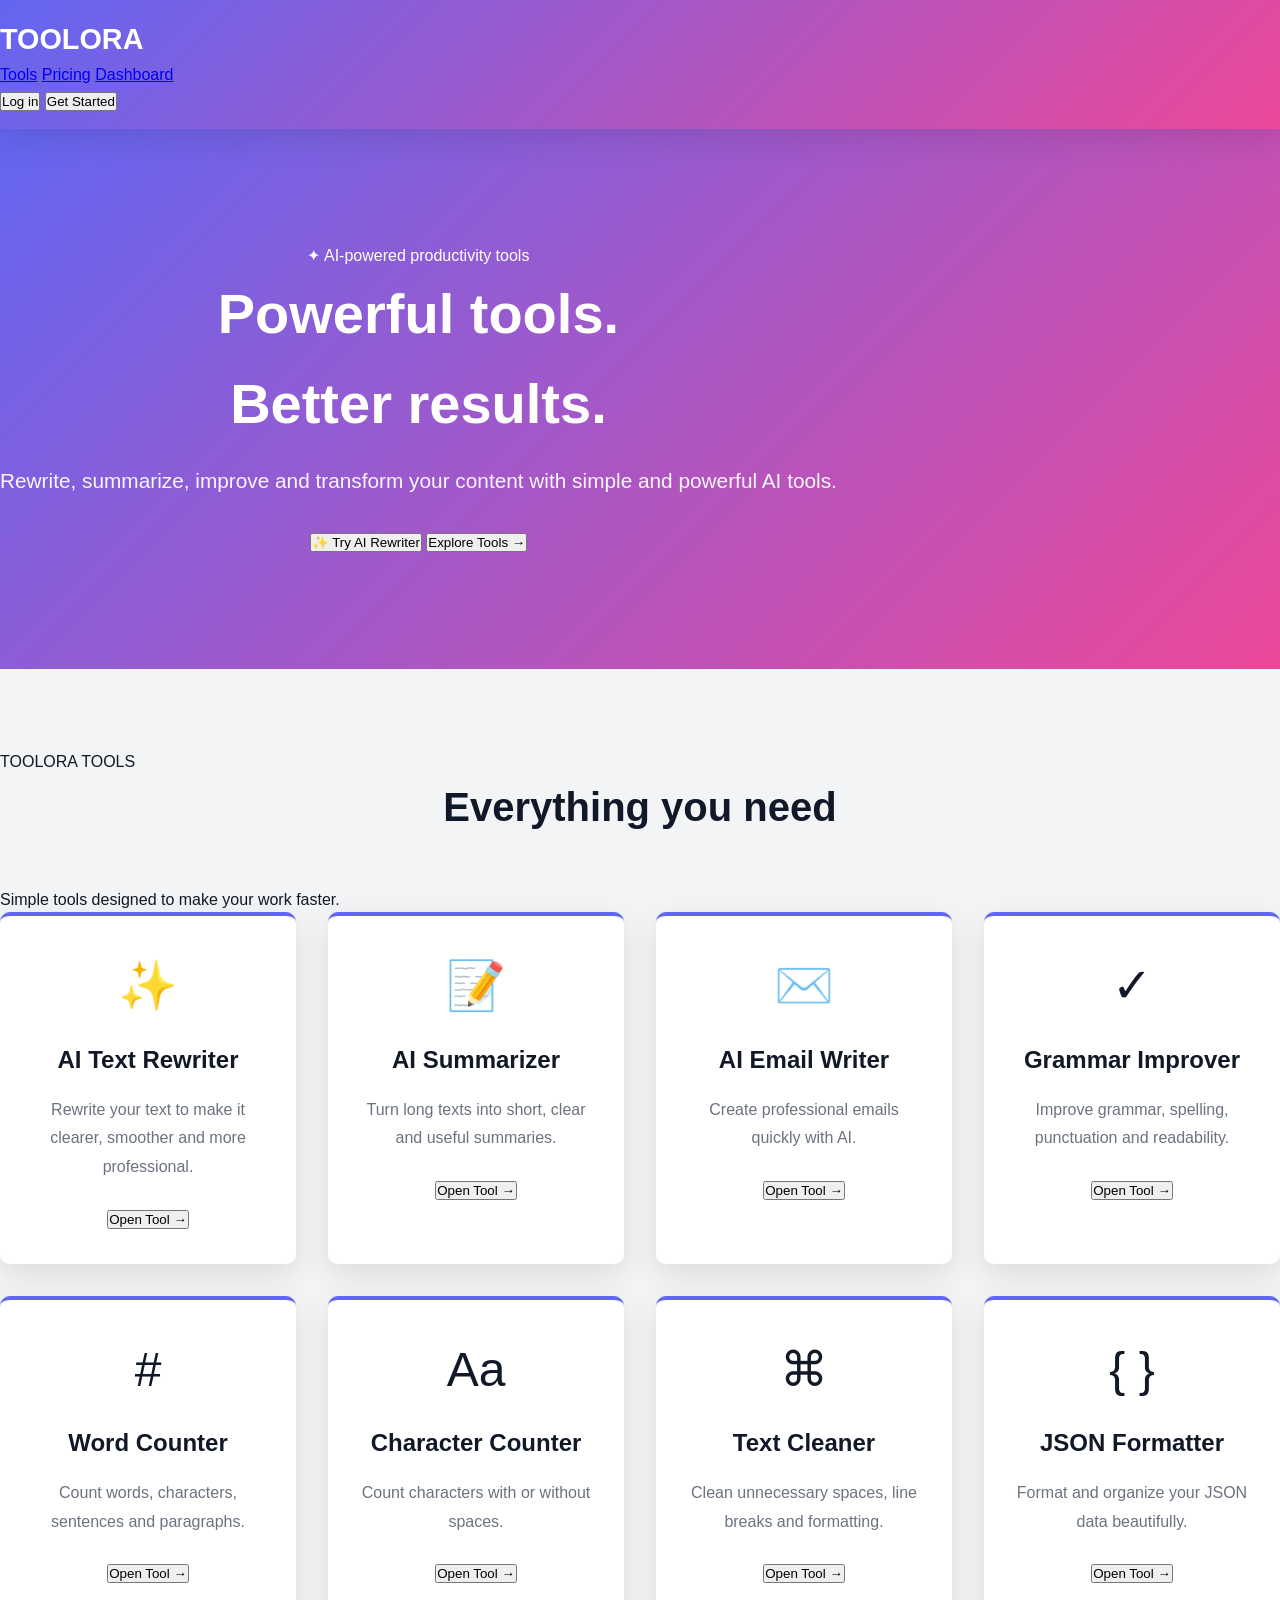
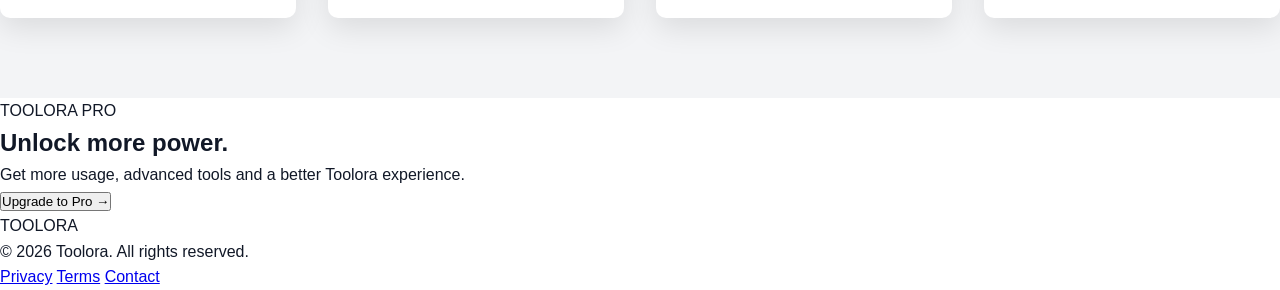
<file: templates/home.html>
<!DOCTYPE html>
<html lang="en">
<head>
    <meta charset="UTF-8">
    <meta name="viewport" content="width=device-width, initial-scale=1.0">

    <title>Toolora — AI Tools</title>

    <link rel="stylesheet" href="/static/css/style.css">
</head>

<body>

    <!-- ================= HEADER ================= -->

    <header class="navbar">

        <div class="logo">
            TOOLORA
        </div>

        <nav class="nav-links">
            <a href="#">Tools</a>
            <a href="#">Pricing</a>
            <a href="#">Dashboard</a>
        </nav>

        <div class="nav-actions">
            <button class="login-btn">Log in</button>
            <button class="signup-btn">Get Started</button>
        </div>

    </header>


    <!-- ================= HERO ================= -->

    <main>

        <section class="hero">

            <div class="hero-content">

                <span class="hero-badge">
                    ✦ AI-powered productivity tools
                </span>

                <h1>
                    Powerful tools.<br>
                    <span>Better results.</span>
                </h1>

                <p>
                    Rewrite, summarize, improve and transform your
                    content with simple and powerful AI tools.
                </p>

                <div class="hero-buttons">
                    <button class="primary-btn">
                        ✨ Try AI Rewriter
                    </button>

                    <button class="secondary-btn">
                        Explore Tools →
                    </button>
                </div>

            </div>

        </section>


        <!-- ================= TOOLS ================= -->

        <section class="tools-section">

            <div class="section-heading">

                <span class="section-label">
                    TOOLORA TOOLS
                </span>

                <h2>
                    Everything you need
                </h2>

                <p>
                    Simple tools designed to make your work faster.
                </p>

            </div>


            <div class="tools-grid">


                <!-- REWRITER -->

                <div class="tool-card">

                    <div class="tool-icon">✨</div>

                    <h3>AI Text Rewriter</h3>

                    <p>
                        Rewrite your text to make it clearer,
                        smoother and more professional.
                    </p>

                    <button class="tool-btn">
                        Open Tool →
                    </button>

                </div>


                <!-- SUMMARIZER -->

                <div class="tool-card">

                    <div class="tool-icon">📝</div>

                    <h3>AI Summarizer</h3>

                    <p>
                        Turn long texts into short,
                        clear and useful summaries.
                    </p>

                    <button class="tool-btn">
                        Open Tool →
                    </button>

                </div>


                <!-- EMAIL -->

                <div class="tool-card">

                    <div class="tool-icon">✉️</div>

                    <h3>AI Email Writer</h3>

                    <p>
                        Create professional emails
                        quickly with AI.
                    </p>

                    <button class="tool-btn">
                        Open Tool →
                    </button>

                </div>


                <!-- GRAMMAR -->

                <div class="tool-card">

                    <div class="tool-icon">✓</div>

                    <h3>Grammar Improver</h3>

                    <p>
                        Improve grammar, spelling,
                        punctuation and readability.
                    </p>

                    <button class="tool-btn">
                        Open Tool →
                    </button>

                </div>


                <!-- WORD COUNTER -->

                <div class="tool-card">

                    <div class="tool-icon">#</div>

                    <h3>Word Counter</h3>

                    <p>
                        Count words, characters,
                        sentences and paragraphs.
                    </p>

                    <button class="tool-btn">
                        Open Tool →
                    </button>

                </div>


                <!-- CHARACTER COUNTER -->

                <div class="tool-card">

                    <div class="tool-icon">Aa</div>

                    <h3>Character Counter</h3>

                    <p>
                        Count characters with or
                        without spaces.
                    </p>

                    <button class="tool-btn">
                        Open Tool →
                    </button>

                </div>


                <!-- TEXT CLEANER -->

                <div class="tool-card">

                    <div class="tool-icon">⌘</div>

                    <h3>Text Cleaner</h3>

                    <p>
                        Clean unnecessary spaces,
                        line breaks and formatting.
                    </p>

                    <button class="tool-btn">
                        Open Tool →
                    </button>

                </div>


                <!-- JSON -->

                <div class="tool-card">

                    <div class="tool-icon">{ }</div>

                    <h3>JSON Formatter</h3>

                    <p>
                        Format and organize your
                        JSON data beautifully.
                    </p>

                    <button class="tool-btn">
                        Open Tool →
                    </button>

                </div>

            </div>

        </section>


        <!-- ================= PRO ================= -->

        <section class="pro-section">

            <div class="pro-box">

                <span class="pro-label">
                    TOOLORA PRO
                </span>

                <h2>
                    Unlock more power.
                </h2>

                <p>
                    Get more usage, advanced tools and
                    a better Toolora experience.
                </p>

                <button class="pro-btn">
                    Upgrade to Pro →
                </button>

            </div>

        </section>

    </main>


    <!-- ================= FOOTER ================= -->

    <footer>

        <div class="footer-logo">
            TOOLORA
        </div>

        <p>
            © 2026 Toolora. All rights reserved.
        </p>

        <div class="footer-links">
            <a href="#">Privacy</a>
            <a href="#">Terms</a>
            <a href="#">Contact</a>
        </div>

    </footer>

</body>
</html>
</file>
<file: static/css/style.css>
/* ===========================
   Main Styles - Toolora
   =========================== */

:root {
    --primary-color: #6366f1;
    --secondary-color: #ec4899;
    --success-color: #10b981;
    --warning-color: #f59e0b;
    --danger-color: #ef4444;
    --dark-color: #1f2937;
    --light-color: #f3f4f6;
    --text-dark: #111827;
    --text-light: #6b7280;
    --border-color: #e5e7eb;
    --shadow: 0 10px 30px rgba(0, 0, 0, 0.1);
    --transition: all 0.3s ease;
}

* {
    margin: 0;
    padding: 0;
    box-sizing: border-box;
}

html {
    scroll-behavior: smooth;
}

body {
    font-family: 'Segoe UI', Tahoma, Geneva, Verdana, sans-serif;
    color: var(--text-dark);
    background-color: #ffffff;
    line-height: 1.6;
}

.container {
    max-width: 1200px;
    margin: 0 auto;
    padding: 0 20px;
}

/* ===========================
   Navigation Bar
   =========================== */

.navbar {
    background: linear-gradient(135deg, var(--primary-color) 0%, var(--secondary-color) 100%);
    padding: 1rem 0;
    position: sticky;
    top: 0;
    z-index: 100;
    box-shadow: var(--shadow);
}

.navbar .container {
    display: flex;
    justify-content: space-between;
    align-items: center;
}

.navbar-brand {
    display: flex;
    align-items: center;
}

.logo {
    color: white;
    font-size: 1.8rem;
    font-weight: bold;
    text-decoration: none;
    transition: var(--transition);
}

.logo:hover {
    transform: scale(1.05);
}

.nav-menu {
    display: flex;
    list-style: none;
    gap: 2rem;
}

.nav-link {
    color: white;
    text-decoration: none;
    font-weight: 500;
    transition: var(--transition);
    position: relative;
}

.nav-link:hover {
    opacity: 0.8;
}

.nav-link::after {
    content: '';
    position: absolute;
    bottom: -5px;
    left: 0;
    width: 0;
    height: 2px;
    background-color: white;
    transition: var(--transition);
}

.nav-link:hover::after {
    width: 100%;
}

.hamburger {
    display: none;
    flex-direction: column;
    cursor: pointer;
}

.hamburger span {
    width: 25px;
    height: 3px;
    background-color: white;
    margin: 5px 0;
    border-radius: 2px;
    transition: var(--transition);
}

/* ===========================
   Buttons
   =========================== */

.btn {
    padding: 10px 25px;
    border: none;
    border-radius: 6px;
    font-size: 1rem;
    font-weight: 600;
    cursor: pointer;
    transition: var(--transition);
    text-decoration: none;
    display: inline-block;
    text-align: center;
}

.btn-primary {
    background: linear-gradient(135deg, var(--primary-color), var(--secondary-color));
    color: white;
    box-shadow: 0 4px 15px rgba(99, 102, 241, 0.3);
}

.btn-primary:hover {
    transform: translateY(-2px);
    box-shadow: 0 6px 20px rgba(99, 102, 241, 0.4);
}

.btn-secondary {
    background-color: var(--light-color);
    color: var(--primary-color);
    border: 2px solid var(--primary-color);
}

.btn-secondary:hover {
    background-color: var(--primary-color);
    color: white;
}

.btn-lg {
    padding: 15px 40px;
    font-size: 1.1rem;
}

/* ===========================
   Hero Section
   =========================== */

.hero {
    background: linear-gradient(135deg, var(--primary-color) 0%, var(--secondary-color) 100%);
    color: white;
    padding: 100px 0;
    text-align: center;
    min-height: 60vh;
    display: flex;
    align-items: center;
}

.hero-content h1 {
    font-size: 3.5rem;
    margin-bottom: 1rem;
    font-weight: 800;
    animation: slideInUp 0.8s ease;
}

.hero-content p {
    font-size: 1.3rem;
    margin-bottom: 2rem;
    opacity: 0.95;
    animation: slideInUp 0.8s ease 0.2s backwards;
}

.hero-content .btn {
    animation: slideInUp 0.8s ease 0.4s backwards;
}

@keyframes slideInUp {
    from {
        opacity: 0;
        transform: translateY(30px);
    }
    to {
        opacity: 1;
        transform: translateY(0);
    }
}

/* ===========================
   Tools Section
   =========================== */

.tools-section {
    padding: 80px 0;
    background-color: var(--light-color);
}

.tools-section h2 {
    font-size: 2.5rem;
    text-align: center;
    margin-bottom: 3rem;
    color: var(--text-dark);
}

.tools-grid {
    display: grid;
    grid-template-columns: repeat(auto-fit, minmax(250px, 1fr));
    gap: 2rem;
}

.tool-card {
    background: white;
    padding: 2rem;
    border-radius: 10px;
    text-align: center;
    box-shadow: var(--shadow);
    transition: var(--transition);
    border-top: 4px solid var(--primary-color);
}

.tool-card:hover {
    transform: translateY(-10px);
    box-shadow: 0 15px 40px rgba(0, 0, 0, 0.15);
}

.tool-icon {
    font-size: 3rem;
    margin-bottom: 1rem;
}

.tool-card h3 {
    font-size: 1.5rem;
    margin-bottom: 1rem;
    color: var(--text-dark);
}

.tool-card p {
    color: var(--text-light);
    margin-bottom: 1.5rem;
    line-height: 1.8;
}

/* ===========================
   Features Section
   =========================== */

.features {
    padding: 80px 0;
}

.features h2 {
    font-size: 2.5rem;
    text-align: center;
    margin-bottom: 3rem;
}

.features-grid {
    display: grid;
    grid-template-columns: repeat(auto-fit, minmax(240px, 1fr));
    gap: 2rem;
}

.feature {
    text-align: center;
    padding: 2rem;
}

.feature-icon {
    font-size: 3rem;
    margin-bottom: 1rem;
    display: block;
}

.feature h3 {
    font-size: 1.3rem;
    margin-bottom: 0.5rem;
    color: var(--text-dark);
}

.feature p {
    color: var(--text-light);
}

/* ===========================
   Tool Page
   =========================== */

.tool-page {
    padding: 60px 0;
}

.tool-header {
    text-align: center;
    margin-bottom: 3rem;
}

.tool-header h1 {
    font-size: 2.5rem;
    margin-bottom: 1rem;
    color: var(--text-dark);
}

.tool-header p {
    font-size: 1.1rem;
    color: var(--text-light);
    max-width: 600px;
    margin: 0 auto;
}

.tool-content {
    display: grid;
    grid-template-columns: 1fr 1fr;
    gap: 3rem;
}

.input-section,
.output-section {
    background: white;
    padding: 2rem;
    border-radius: 10px;
    box-shadow: var(--shadow);
}

.input-section label {
    display: block;
    font-weight: 600;
    margin-bottom: 1rem;
    color: var(--text-dark);
}

textarea {
    width: 100%;
    min-height: 300px;
    padding: 1rem;
    border: 2px solid var(--border-color);
    border-radius: 6px;
    font-family: 'Courier New', monospace;
    font-size: 0.95rem;
    resize: vertical;
    transition: var(--transition);
}

textarea:focus {
    outline: none;
    border-color: var(--primary-color);
    box-shadow: 0 0 0 3px rgba(99, 102, 241, 0.1);
}

.input-section button {
    margin-top: 1rem;
    width: 100%;
}

/* ===========================
   Options Section
   =========================== */

.options-section {
    margin: 2rem 0;
    padding: 1.5rem;
    background-color: var(--light-color);
    border-radius: 6px;
}

.options-section h3 {
    font-size: 1rem;
    margin-bottom: 1rem;
    color: var(--text-dark);
}

.checkbox-group,
.radio-group {
    display: flex;
    flex-direction: column;
    gap: 0.8rem;
}

.checkbox-group label,
.radio-group label {
    display: flex;
    align-items: center;
    cursor: pointer;
    font-weight: 500;
}

input[type="checkbox"],
input[type="radio"] {
    margin-left: 0.5rem;
    cursor: pointer;
    width: 18px;
    height: 18px;
}

input[type="number"] {
    width: 80px;
    padding: 0.5rem;
    border: 1px solid var(--border-color);
    border-radius: 4px;
    margin-left: 0.5rem;
}

/* ===========================
   Results Section
   =========================== */

.results-grid {
    display: grid;
    grid-template-columns: repeat(2, 1fr);
    gap: 1rem;
    margin-top: 1.5rem;
}

.result-card {
    background: linear-gradient(135deg, var(--primary-color), var(--secondary-color));
    color: white;
    padding: 1.5rem;
    border-radius: 8px;
    text-align: center;
}

.result-label {
    display: block;
    font-size: 0.9rem;
    opacity: 0.9;
    margin-bottom: 0.5rem;
}

.result-value {
    display: block;
    font-size: 1.8rem;
    font-weight: bold;
}

/* ===========================
   Footer
   =========================== */

.footer {
    background-color: var(--dark-color);
    color: white;
    text-align: center;
    padding: 3rem 0;
    margin-top: 5rem;
}

.footer p {
    margin: 0.5rem 0;
}

/* ===========================
   Forms & Inputs
   =========================== */

.form-group {
    margin-bottom: 1.5rem;
}

.form-group label {
    display: block;
    font-weight: 600;
    margin-bottom: 0.5rem;
    color: var(--text-dark);
}

input[type="text"],
input[type="email"],
input[type="tel"] {
    width: 100%;
    padding: 0.75rem;
    border: 2px solid var(--border-color);
    border-radius: 6px;
    font-size: 1rem;
    transition: var(--transition);
}

input[type="text"]:focus,
input[type="email"]:focus,
input[type="tel"]:focus {
    outline: none;
    border-color: var(--primary-color);
    box-shadow: 0 0 0 3px rgba(99, 102, 241, 0.1);
}

/* ===========================
   Messages & Alerts
   =========================== */

.alert {
    padding: 1rem;
    border-radius: 6px;
    margin-bottom: 1rem;
    border-left: 4px solid;
}

.alert-success {
    background-color: #d1fae5;
    color: #065f46;
    border-color: var(--success-color);
}

.alert-error {
    background-color: #fee2e2;
    color: #7f1d1d;
    border-color: var(--danger-color);
}

.alert-warning {
    background-color: #fef3c7;
    color: #78350f;
    border-color: var(--warning-color);
}

/* ===========================
   General Utilities
   =========================== */

.text-center {
    text-align: center;
}

.text-right {
    text-align: right;
}

.mt {
    margin-top: 2rem;
}

.mb {
    margin-bottom: 2rem;
}

.section-title {
    font-size: 2rem;
    text-align: center;
    margin-bottom: 2rem;
    color: var(--text-dark);
}

.section-subtitle {
    font-size: 1.1rem;
    color: var(--text-light);
    text-align: center;
    max-width: 600px;
    margin: 0 auto 2rem;
}
</file>
